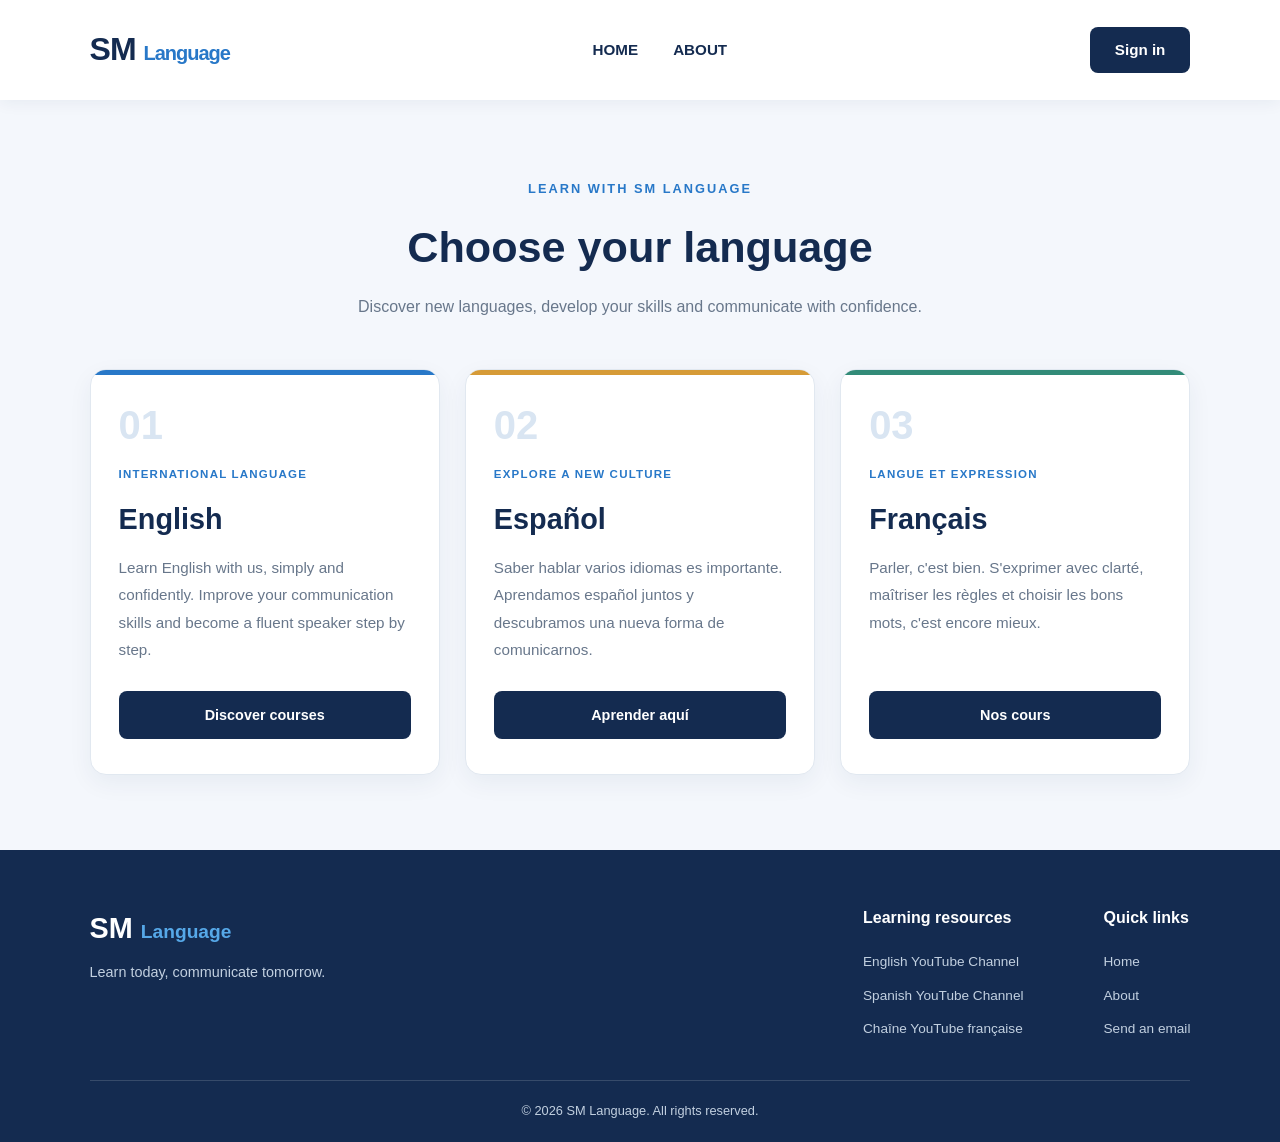
<file: index.html>
<!DOCTYPE html>
<html lang="fr">
<head>
    <meta charset="UTF-8">
    <meta name="viewport" content="width=device-width, initial-scale=1.0">

    <meta name="description" content="SM Language : apprenez l'anglais, l'espagnol et le français à votre rythme.">

    <title>SM Language | Apprendre les langues</title>

 <link rel="stylesheet" href="style.css">
</head>

<body>

    <!-- EN-TÊTE -->
    <header class="header">

        <div class="logo">
            <a href="#" aria-label="SM Language - Accueil">
                <h1>SM <span>Language</span></h1>
            </a>
        </div>

        <nav class="menu" aria-label="Navigation principale">
            <ul>
                <li><a href="index.html">Home</a></li>
                <li><a href="about.html">About</a></li>
            </ul>
        </nav>

        <a href="#" class="btn btn-signin">Sign in</a>

    </header>


    <!-- CONTENU PRINCIPAL -->
    <main>

        <section class="languages">

            <div class="section-heading">
                <span class="subtitle">LEARN WITH SM LANGUAGE</span>
                <h2>Choose your language</h2>
                <p>
                    Discover new languages, develop your skills
                    and communicate with confidence.
                </p>
            </div>


            <div class="language-container">

                <!-- ANGLAIS -->
                <article class="language-card english">

                    <div class="card-number">01</div>

                    <span class="language-label">INTERNATIONAL LANGUAGE</span>

                    <h3>English</h3>

                    <p>
                        Learn English with us, simply and confidently.
                        Improve your communication skills and become
                        a fluent speaker step by step.
                    </p>

                    <a href="#" class="btn btn-course">
                        Discover courses
                    </a>

                </article>


                <!-- ESPAGNOL -->
                <article class="language-card spanish">

                    <div class="card-number">02</div>

                    <span class="language-label">EXPLORE A NEW CULTURE</span>

                    <h3>Español</h3>

                    <p>
                        Saber hablar varios idiomas es importante.
                        Aprendamos español juntos y descubramos
                        una nueva forma de comunicarnos.
                    </p>

                    <a href="#" class="btn btn-course">
                        Aprender aquí
                    </a>

                </article>


                <!-- FRANÇAIS -->
                <article class="language-card french">

                    <div class="card-number">03</div>

                    <span class="language-label">LANGUE ET EXPRESSION</span>

                    <h3>Français</h3>

                    <p>
                        Parler, c'est bien. S'exprimer avec clarté,
                        maîtriser les règles et choisir les bons mots,
                        c'est encore mieux.
                    </p>

                    <a href="#" class="btn btn-course">
                        Nos cours
                    </a>

                </article>

            </div>

        </section>

    </main>


    <!-- PIED DE PAGE -->
    <footer class="footer">

        <div class="footer-content">

            <div class="footer-brand">
                <h2>SM <span>Language</span></h2>
                <p>
                    Learn today, communicate tomorrow.
                </p>
            </div>


            <div class="footer-links">

                <div class="footer-column">
                    <h3>Learning resources</h3>

                    <a href="#">English YouTube Channel</a>
                    <a href="#">Spanish YouTube Channel</a>
                    <a href="#">Chaîne YouTube française</a>
                </div>


                <div class="footer-column">
                    <h3>Quick links</h3>

                    <a href="#">Home</a>
                    <a href="#">About</a>
                    <a href="mailto:contact@smlanguage.com">
                        Send an email
                    </a>
                </div>

            </div>

        </div>

        <div class="footer-bottom">
            <p>&copy; 2026 SM Language. All rights reserved.</p>
        </div>

    </footer>

</body>
</html>
</file>
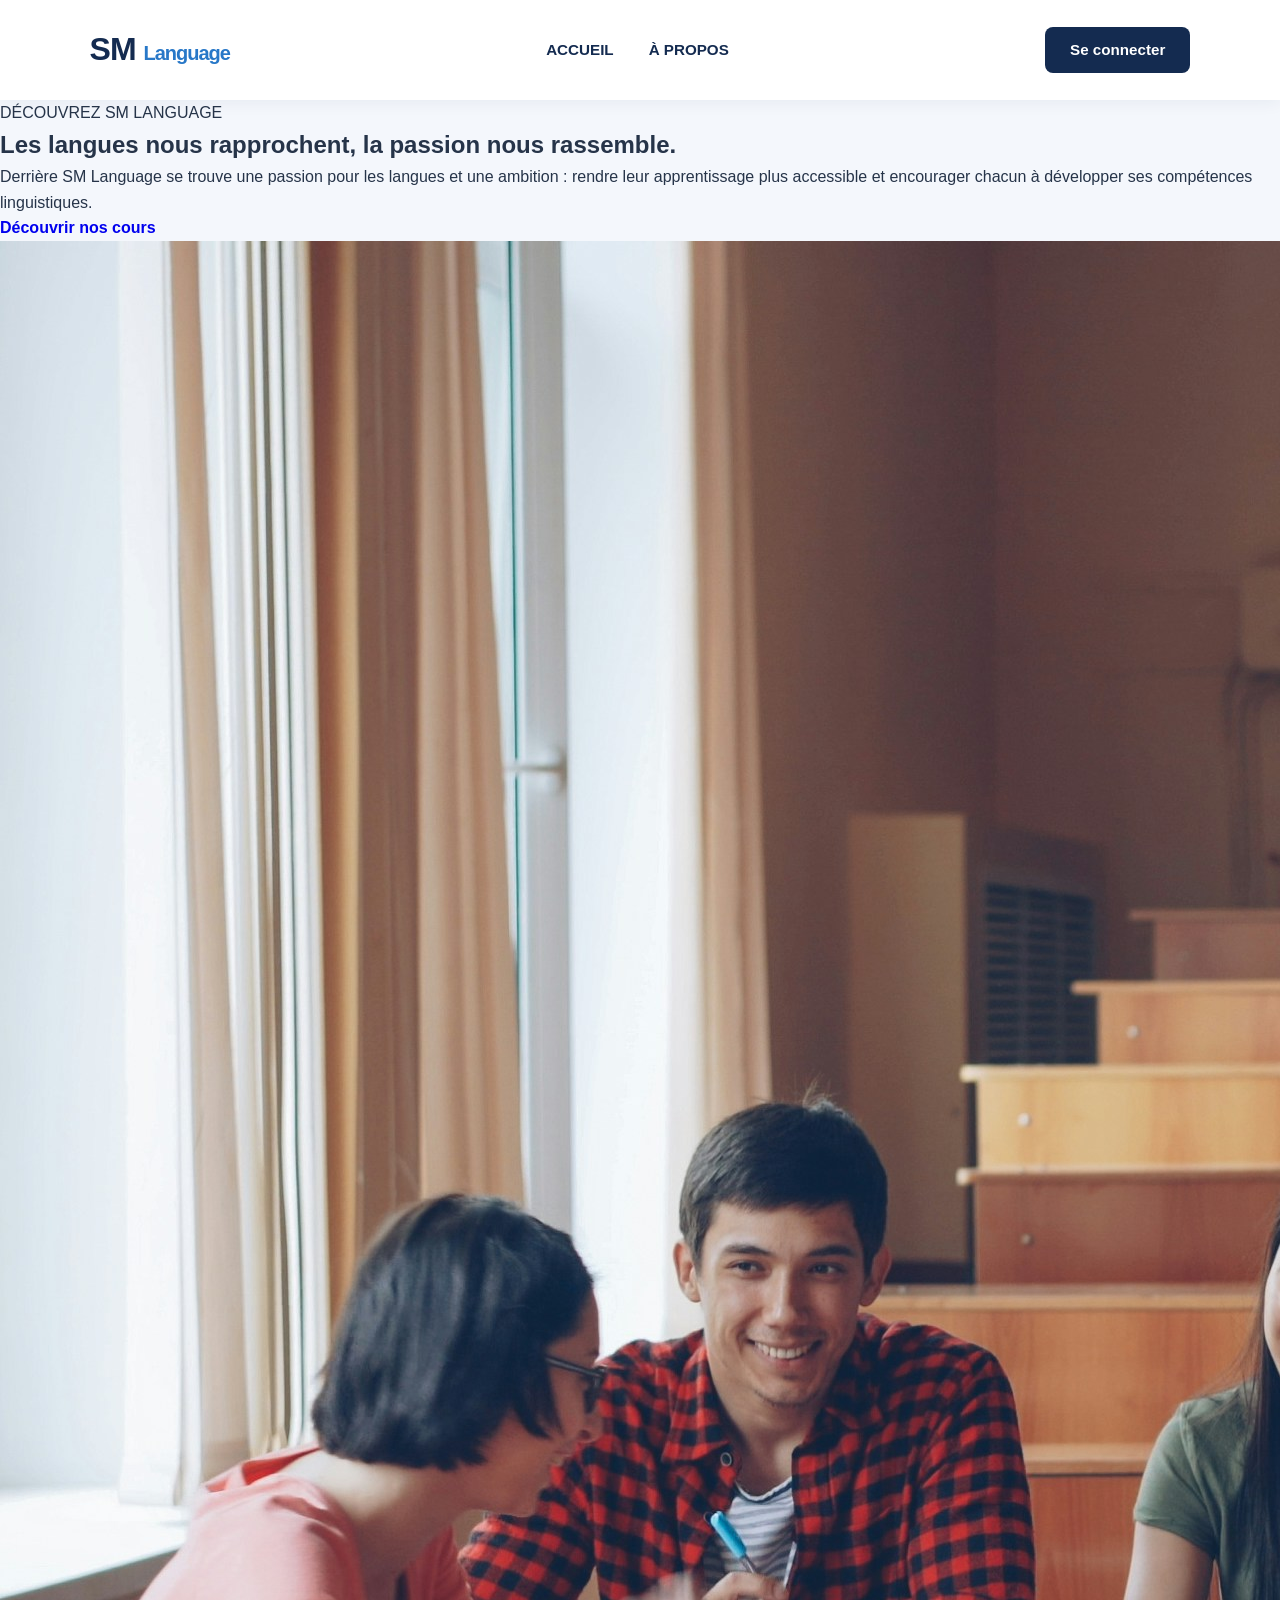
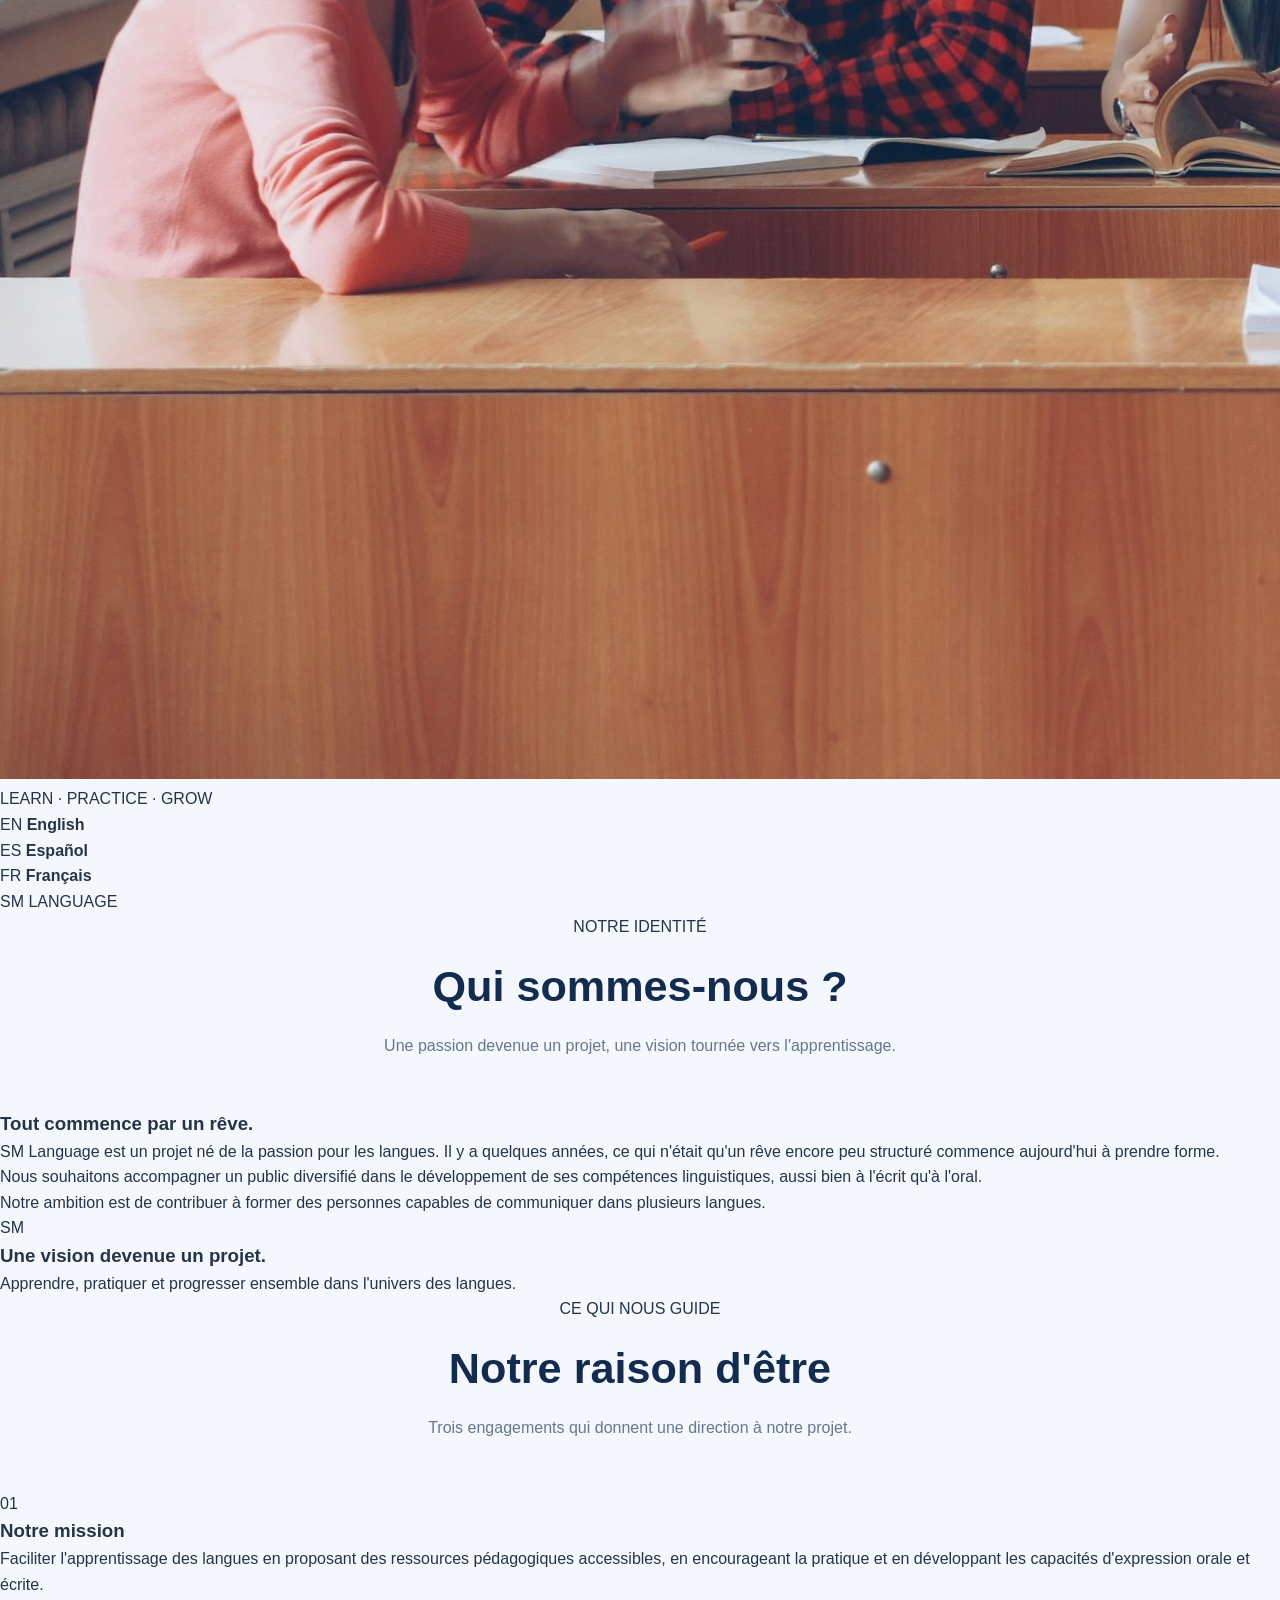
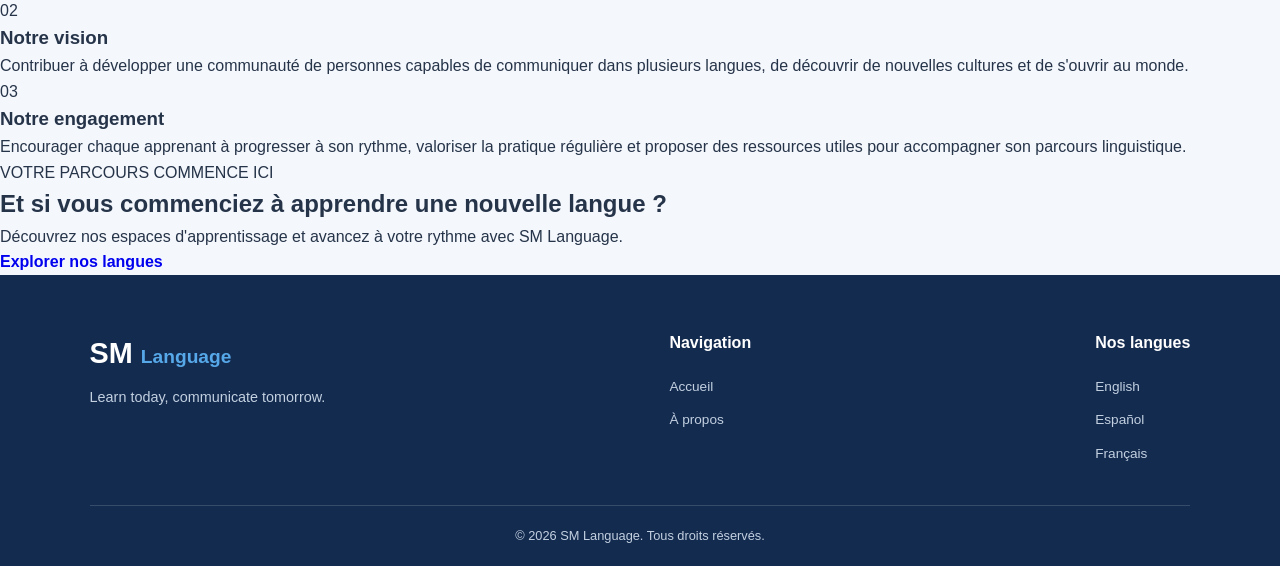
<file: about.html>
<!DOCTYPE html>
<html lang="fr">

<head>
    <meta charset="UTF-8">
    <meta name="viewport" content="width=device-width, initial-scale=1.0">

    <meta name="description" content="Découvrez SM Language, un projet dédié à la passion des langues et à l'accompagnement des apprenants.">

    <title>À propos | SM Language</title>

    <link rel="stylesheet" href="style.css">
</head>

<body>

    <!-- HEADER -->
    <header class="header">

        <div class="logo">
            <a href="index.html" aria-label="SM Language - Accueil">
                <h1>SM <span>Language</span></h1>
            </a>
        </div>

        <nav class="menu" aria-label="Navigation principale">
            <ul>
                <li><a href="index.html">Accueil</a></li>
                <li><a href="about.html" class="active">À propos</a></li>
            </ul>
        </nav>

        <a href="#" class="btn btn-signin">Se connecter</a>

    </header>


    <!-- CONTENU PRINCIPAL -->
    <main>

        <!-- INTRODUCTION -->
        <section class="about-hero">

            <div class="hero-content">

                <span class="eyebrow">DÉCOUVREZ SM LANGUAGE</span>

                <h2>
                    Les langues nous rapprochent,
                    <span>la passion nous rassemble.</span>
                </h2>

                <p>
                    Derrière SM Language se trouve une passion
                    pour les langues et une ambition :
                    rendre leur apprentissage plus accessible
                    et encourager chacun à développer ses
                    compétences linguistiques.
                </p>

                <a href="index.html" class="btn btn-primary">
                    Découvrir nos cours
                </a>

            </div>


            <!-- VISUEL DECORATIF -->
            <div class="hero-visual">
                   <img
        src="image\baniereprincipale.jpg"
        alt="Apprenants découvrant différentes langues"
        class="hero-image"
    >

                <div class="visual-circle">

                </div>

                <div class="language-visual">

                    <span class="visual-label">LEARN · PRACTICE · GROW</span>

                    <div class="language-item">
                        <span>EN</span>
                        <strong>English</strong>
                    </div>

                    <div class="language-item">
                        <span>ES</span>
                        <strong>Español</strong>
                    </div>

                    <div class="language-item">
                        <span>FR</span>
                        <strong>Français</strong>
                    </div>

                    <div class="visual-footer">
                        SM LANGUAGE
                    </div>

                </div>

            </div>

        </section>


        <!-- QUI SOMMES-NOUS -->
        <section class="identity section-spacing">

            <div class="section-heading">

                <span class="eyebrow">NOTRE IDENTITÉ</span>

                <h2>Qui sommes-nous ?</h2>

                <p>
                    Une passion devenue un projet,
                    une vision tournée vers l'apprentissage.
                </p>

            </div>

            <div class="identity-content">

                <div class="identity-text">

                    <h3>Tout commence par un rêve.</h3>

                    <p>
                        SM Language est un projet né de la passion
                        pour les langues. Il y a quelques années,
                        ce qui n'était qu'un rêve encore peu structuré
                        commence aujourd'hui à prendre forme.
                    </p>

                    <p>
                        Nous souhaitons accompagner un public
                        diversifié dans le développement de ses
                        compétences linguistiques, aussi bien
                        à l'écrit qu'à l'oral.
                    </p>

                    <p>
                        Notre ambition est de contribuer à former
                        des personnes capables de communiquer
                        dans plusieurs langues.
                    </p>

                </div>

                <div class="identity-highlight">

                    <span class="highlight-number">SM</span>

                    <h3>Une vision devenue un projet.</h3>

                    <p>
                        Apprendre, pratiquer et progresser
                        ensemble dans l'univers des langues.
                    </p>

                </div>

            </div>

        </section>


        <!-- MISSION / VISION / ENGAGEMENT -->
        <section class="values-section section-spacing">

            <div class="section-heading">

                <span class="eyebrow">CE QUI NOUS GUIDE</span>

                <h2>Notre raison d'être</h2>

                <p>
                    Trois engagements qui donnent une direction
                    à notre projet.
                </p>

            </div>


            <div class="values-container">


                <!-- MISSION -->
                <article class="value-card">

                    <div class="value-icon">01</div>

                    <h3>Notre mission</h3>

                    <p>
                        Faciliter l'apprentissage des langues
                        en proposant des ressources pédagogiques
                        accessibles, en encourageant la pratique
                        et en développant les capacités
                        d'expression orale et écrite.
                    </p>

                </article>


                <!-- VISION -->
                <article class="value-card">

                    <div class="value-icon">02</div>

                    <h3>Notre vision</h3>

                    <p>
                        Contribuer à développer une communauté
                        de personnes capables de communiquer
                        dans plusieurs langues, de découvrir
                        de nouvelles cultures et de s'ouvrir
                        au monde.
                    </p>

                </article>


                <!-- ENGAGEMENT -->
                <article class="value-card">

                    <div class="value-icon">03</div>

                    <h3>Notre engagement</h3>

                    <p>
                        Encourager chaque apprenant à progresser
                        à son rythme, valoriser la pratique
                        régulière et proposer des ressources
                        utiles pour accompagner son parcours
                        linguistique.
                    </p>

                </article>


            </div>

        </section>


        <!-- APPEL A L'ACTION -->
        <section class="about-cta">

            <div class="cta-content">

                <span class="eyebrow">VOTRE PARCOURS COMMENCE ICI</span>

                <h2>
                    Et si vous commenciez
                    à apprendre une nouvelle langue ?
                </h2>

                <p>
                    Découvrez nos espaces d'apprentissage
                    et avancez à votre rythme avec SM Language.
                </p>

                <a href="index.html" class="btn btn-light">
                    Explorer nos langues
                </a>

            </div>

        </section>

    </main>


    <!-- FOOTER -->
    <footer class="footer">

        <div class="footer-content">

            <div class="footer-brand">

                <h2>SM <span>Language</span></h2>

                <p>
                    Learn today, communicate tomorrow.
                </p>

            </div>


            <div class="footer-column">

                <h3>Navigation</h3>

                <a href="index.html">Accueil</a>
                <a href="about.html">À propos</a>

            </div>


            <div class="footer-column">

                <h3>Nos langues</h3>

                <a href="#">English</a>
                <a href="#">Español</a>
                <a href="#">Français</a>

            </div>

        </div>


        <div class="footer-bottom">

            <p>
                &copy; 2026 SM Language.
                Tous droits réservés.
            </p>

        </div>

    </footer>

</body>

</html>
</file>
<file: style.css>
/* =====================================
   1. CONFIGURATION GENERALE
===================================== */

* {
    margin: 0;
    padding: 0;
    box-sizing: border-box;
}

:root {
    --primary: #142B50;
    --secondary: #2878C8;
    --accent: #56A8E8;
    --background: #F4F7FC;
    --white: #FFFFFF;
    --text: #263449;
    --muted: #68778B;
    --border: #E1E8F0;
}

html {
    scroll-behavior: smooth;
}

body {
    font-family: Arial, Helvetica, sans-serif;
    background-color: var(--background);
    color: var(--text);
    line-height: 1.6;
}

a {
    text-decoration: none;
}


/* =====================================
   2. EN-TETE ET NAVIGATION
===================================== */

.header {
    width: 100%;
    min-height: 100px;
    padding: 15px 7%;
    display: flex;
    align-items: center;
    justify-content: space-between;
    gap: 25px;
    background-color: var(--white);
    box-shadow: 0 3px 15px rgba(20, 43, 80, 0.06);
}

.logo a {
    display: inline-block;
}

.logo h1 {
    color: var(--primary);
    font-size: 2rem;
    font-weight: 800;
    letter-spacing: -1px;
}

.logo h1 span {
    color: var(--secondary);
    font-size: 1.25rem;
    font-weight: 600;
}

.menu ul {
    display: flex;
    align-items: center;
    gap: 35px;
    list-style: none;
}

.menu a {
    color: var(--primary);
    font-size: 0.95rem;
    font-weight: 600;
    text-transform: uppercase;
    transition: color 0.3s ease;
}

.menu a:hover {
    color: var(--secondary);
}

.btn {
    display: inline-flex;
    align-items: center;
    justify-content: center;
    border-radius: 8px;
    font-weight: 600;
    transition: background-color 0.3s ease,
                transform 0.3s ease;
}

.btn:focus-visible,
.menu a:focus-visible,
.footer a:focus-visible {
    outline: 3px solid var(--accent);
    outline-offset: 4px;
}

.btn-signin {
    padding: 11px 25px;
    background-color: var(--primary);
    color: var(--white);
    font-size: 0.95rem;
}

.btn-signin:hover {
    background-color: var(--secondary);
    transform: translateY(-2px);
}


/* =====================================
   3. SECTION DES LANGUES
===================================== */

.languages {
    width: 100%;
    min-height: 650px;
    padding: 75px 7%;
}

.section-heading {
    text-align: center;
    max-width: 650px;
    margin: 0 auto 50px;
}

.subtitle {
    color: var(--secondary);
    font-size: 0.8rem;
    font-weight: 700;
    letter-spacing: 2px;
}

.section-heading h2 {
    margin: 12px 0;
    color: var(--primary);
    font-size: clamp(1.8rem, 4vw, 2.7rem);
    font-weight: 800;
}

.section-heading p {
    color: var(--muted);
    font-size: 1rem;
}
/*page à propos*



/* fin de page*/

/* =====================================
   4. CARTES DES LANGUES
===================================== */

.language-container {
    display: grid;
    grid-template-columns: repeat(3, minmax(0, 1fr));
    gap: 25px;
    max-width: 1250px;
    margin: 0 auto;
}

.language-card {
    position: relative;
    display: flex;
    flex-direction: column;
    align-items: flex-start;
    padding: 35px 28px;
    min-height: 350px;
    background-color: var(--white);
    border: 1px solid var(--border);
    border-radius: 16px;
    box-shadow: 0 8px 25px rgba(20, 43, 80, 0.06);
    overflow: hidden;

    transition: transform 0.3s ease,
                box-shadow 0.3s ease;
}

/* Petite ligne decorative */

.language-card::before {
    content: "";
    position: absolute;
    top: 0;
    left: 0;
    width: 100%;
    height: 5px;
    background-color: var(--secondary);
}

.english::before {
    background-color: #2878C8;
}

.spanish::before {
    background-color: #D69B37;
}

.french::before {
    background-color: #328B78;
}

.language-card:hover {
    transform: translateY(-7px);
    box-shadow: 0 15px 35px rgba(20, 43, 80, 0.12);
}

.card-number {
    color: #D9E5F2;
    font-size: 2.5rem;
    font-weight: 800;
    line-height: 1;
    margin-bottom: 20px;
}

.language-label {
    color: var(--secondary);
    font-size: 0.72rem;
    font-weight: 700;
    letter-spacing: 1.2px;
}

.language-card h3 {
    margin: 12px 0;
    color: var(--primary);
    font-size: 1.8rem;
    font-weight: 800;
}

.language-card p {
    margin-bottom: 28px;
    color: var(--muted);
    font-size: 0.95rem;
    line-height: 1.8;
    flex-grow: 1;
}

.btn-course {
    width: 100%;
    min-height: 48px;
    padding: 12px 18px;
    background-color: var(--primary);
    color: var(--white);
    font-size: 0.9rem;
    text-align: center;
}

.btn-course:hover {
    background-color: var(--secondary);
}


/* =====================================
   5. PIED DE PAGE
===================================== */

.footer {
    background-color: var(--primary);
    color: var(--white);
    padding: 55px 7% 0;
}

.footer-content {
    display: flex;
    justify-content: space-between;
    gap: 50px;
    max-width: 1250px;
    margin: 0 auto;
    padding-bottom: 40px;
}

.footer-brand h2 {
    font-size: 1.8rem;
    margin-bottom: 10px;
}

.footer-brand h2 span {
    color: var(--accent);
    font-size: 1.2rem;
}

.footer-brand p {
    color: #C2D0E0;
    font-size: 0.9rem;
}

.footer-links {
    display: flex;
    gap: 80px;
}

.footer-column {
    display: flex;
    flex-direction: column;
    gap: 12px;
}

.footer-column h3 {
    margin-bottom: 8px;
    font-size: 1rem;
}

.footer-column a {
    color: #C2D0E0;
    font-size: 0.85rem;
    transition: color 0.3s ease;
}

.footer-column a:hover {
    color: var(--white);
}

.footer-bottom {
    border-top: 1px solid rgba(255, 255, 255, 0.15);
    padding: 20px 0;
    text-align: center;
}

.footer-bottom p {
    color: #C2D0E0;
    font-size: 0.8rem;
}


/* =====================================
   6. RESPONSIVE : TABLETTES
===================================== */

@media screen and (max-width: 900px) {

    .header {
        padding: 20px 5%;
    }

    .language-container {
        grid-template-columns: repeat(2, minmax(0, 1fr));
    }

    .language-card:last-child {
        grid-column: 1 / -1;
    }

    .footer-content {
        flex-direction: column;
        gap: 35px;
    }

    .footer-links {
        justify-content: flex-start;
    }
}


/* =====================================
   7. RESPONSIVE : SMARTPHONES
===================================== */

@media screen and (max-width: 600px) {

    .header {
        min-height: auto;
        padding: 18px 5%;
        flex-wrap: wrap;
        gap: 15px;
    }

    .logo h1 {
        font-size: 1.6rem;
    }

    .logo h1 span {
        font-size: 1rem;
    }

    .menu {
        order: 3;
        width: 100%;
    }

    .menu ul {
        justify-content: center;
        gap: 35px;
    }

    .menu a {
        font-size: 0.85rem;
    }

    .btn-signin {
        padding: 9px 16px;
        font-size: 0.85rem;
    }

    .languages {
        padding: 50px 5%;
    }

    .section-heading {
        margin-bottom: 35px;
    }

    .section-heading p {
        font-size: 0.9rem;
    }

    .language-container {
        grid-template-columns: 1fr;
        gap: 20px;
    }

    .language-card,
    .language-card:last-child {
        grid-column: auto;
        min-height: 320px;
        padding: 30px 24px;
    }

    .language-card h3 {
        font-size: 1.6rem;
    }

    .footer {
        padding: 40px 6% 0;
    }

    .footer-links {
        flex-direction: column;
        gap: 30px;
    }

    .footer-brand h2 {
        font-size: 1.6rem;
    }

    .footer-bottom p {
        font-size: 0.75rem;
    }
}


/* =====================================
   8. PETITS ECRANS
===================================== */

@media screen and (max-width: 350px) {

    .header {
        justify-content: center;
    }

    .logo,
    .btn-signin {
        text-align: center;
    }

    .menu ul {
        gap: 20px;
    }

    .language-card {
        padding: 25px 18px;
    }
}


/* =====================================
   9. ACCESSIBILITE
===================================== */

@media (prefers-reduced-motion: reduce) {

    html {
        scroll-behavior: auto;
    }

    *,
    *::before,
    *::after {
        transition-duration: 0.01ms !important;
        animation-duration: 0.01ms !important;
    }
}
</file>
